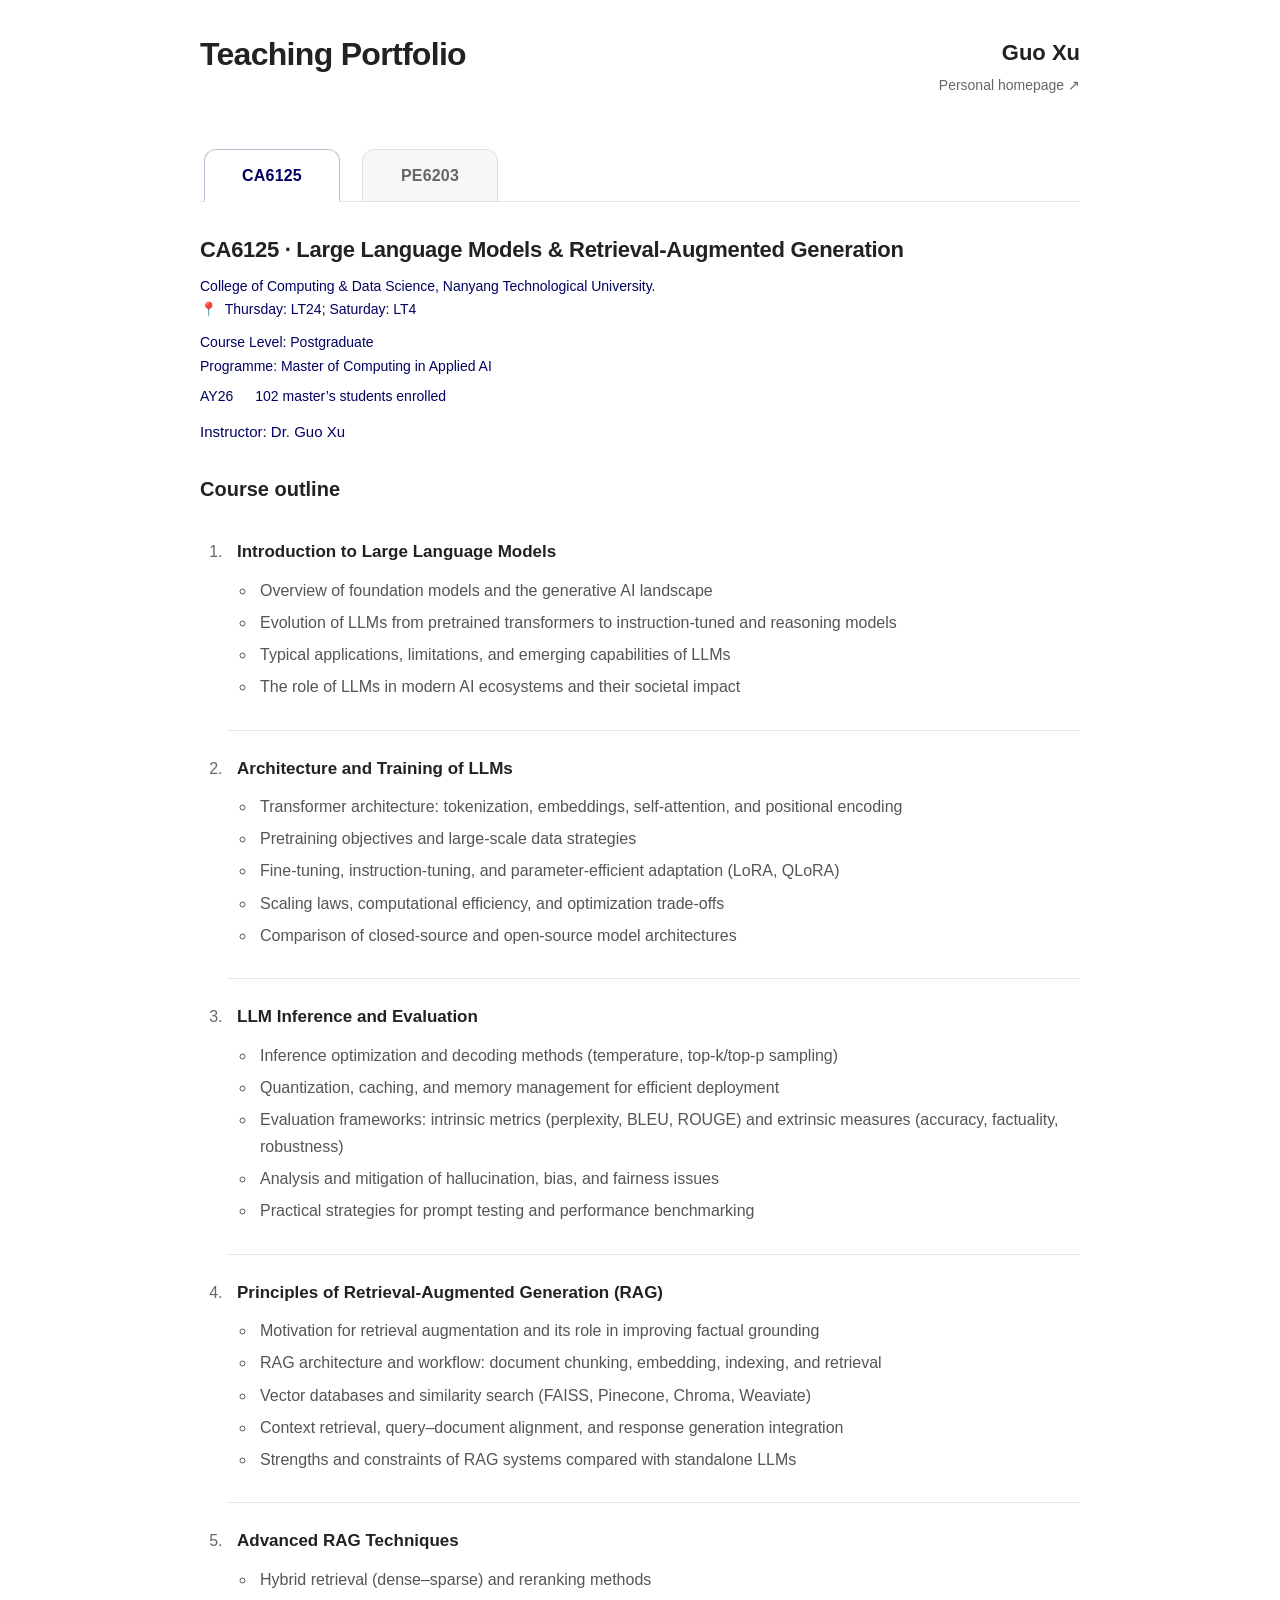
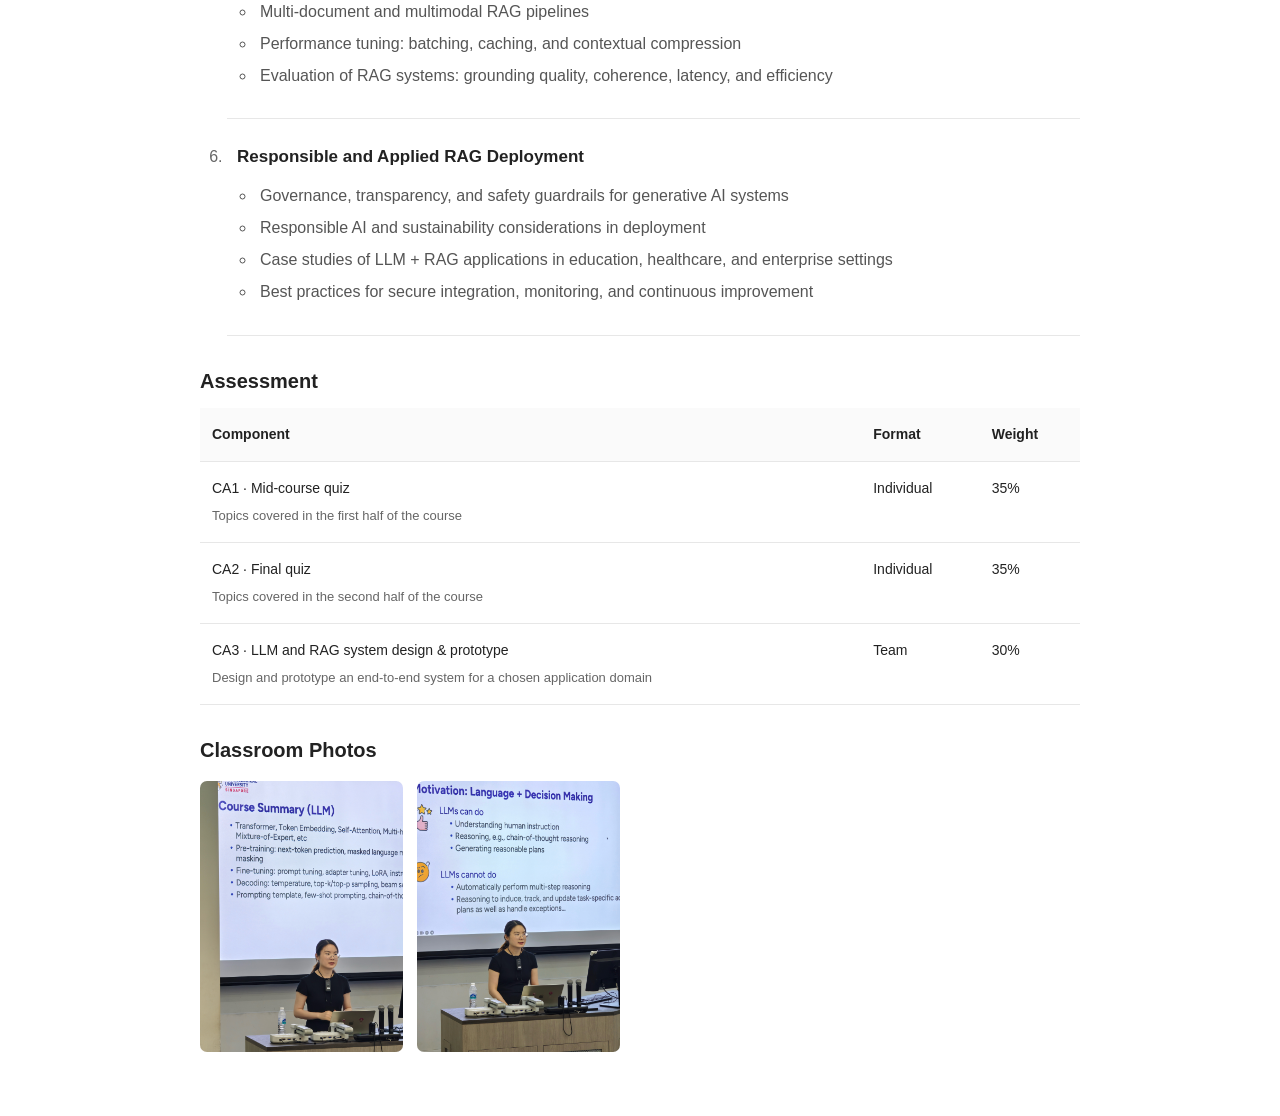
<file: index.html>
<!doctype html>
<html lang="en">
<head>
<meta charset="utf-8">
<meta name="viewport" content="width=device-width, initial-scale=1">
<meta name="description" content="Teaching portfolio of Guo Xu at Nanyang Technological University: master's courses in large language models, RAG and generative AI.">
<title>Teaching Portfolio | Guo Xu</title>
<link rel="stylesheet" href="css/style.css">
<script src="js/main.js" defer></script>
</head>
<body>
<a class="skip-link" href="#main">Skip to content</a>
<div class="container">
<header class="site-header portfolio-header"><h1>Teaching Portfolio</h1><div class="profile-links"><a class="name" href="index.html">Guo Xu</a><a class="home-link" href="https://guoxuxu.github.io/">Personal homepage ↗</a></div></header>
<main id="main">
<div class="course-tabs" role="tablist" aria-label="Courses" hidden>
<button type="button" id="tab-ca6125" role="tab" aria-controls="ca6125" aria-selected="true">CA6125</button>
<button type="button" id="tab-pe6203" role="tab" aria-controls="pe6203" aria-selected="false" tabindex="-1">PE6203</button>
</div><div class="courses"><article class="course" id="ca6125"><div class="course-heading"><h2>CA6125 · Large Language Models &amp; Retrieval-Augmented Generation</h2><p class="course-location">College of Computing &amp; Data Science, Nanyang Technological University.<br><span class="venue"><span aria-hidden="true">📍</span> Thursday: LT24; Saturday: LT4</span></p><p class="course-programme">Course Level: Postgraduate<br>Programme: Master of Computing in Applied AI</p><p class="metadata"><span>AY26</span><span>102 master’s students enrolled</span></p><p class="instructor-line">Instructor: Dr. Guo Xu</p></div><div class="inline-syllabus"><section class="overview"><h3>Course outline</h3></section><ol class="modules"><li><div class="module-title"><h4>Introduction to Large Language Models</h4></div><ul><li>Overview of foundation models and the generative AI landscape</li><li>Evolution of LLMs from pretrained transformers to instruction-tuned and reasoning models</li><li>Typical applications, limitations, and emerging capabilities of LLMs</li><li>The role of LLMs in modern AI ecosystems and their societal impact</li></ul></li><li><div class="module-title"><h4>Architecture and Training of LLMs</h4></div><ul><li>Transformer architecture: tokenization, embeddings, self-attention, and positional encoding</li><li>Pretraining objectives and large-scale data strategies</li><li>Fine-tuning, instruction-tuning, and parameter-efficient adaptation (LoRA, QLoRA)</li><li>Scaling laws, computational efficiency, and optimization trade-offs</li><li>Comparison of closed-source and open-source model architectures</li></ul></li><li><div class="module-title"><h4>LLM Inference and Evaluation</h4></div><ul><li>Inference optimization and decoding methods (temperature, top-k/top-p sampling)</li><li>Quantization, caching, and memory management for efficient deployment</li><li>Evaluation frameworks: intrinsic metrics (perplexity, BLEU, ROUGE) and extrinsic measures (accuracy, factuality, robustness)</li><li>Analysis and mitigation of hallucination, bias, and fairness issues</li><li>Practical strategies for prompt testing and performance benchmarking</li></ul></li><li><div class="module-title"><h4>Principles of Retrieval-Augmented Generation (RAG)</h4></div><ul><li>Motivation for retrieval augmentation and its role in improving factual grounding</li><li>RAG architecture and workflow: document chunking, embedding, indexing, and retrieval</li><li>Vector databases and similarity search (FAISS, Pinecone, Chroma, Weaviate)</li><li>Context retrieval, query–document alignment, and response generation integration</li><li>Strengths and constraints of RAG systems compared with standalone LLMs</li></ul></li><li><div class="module-title"><h4>Advanced RAG Techniques</h4></div><ul><li>Hybrid retrieval (dense–sparse) and reranking methods</li><li>Multi-document and multimodal RAG pipelines</li><li>Performance tuning: batching, caching, and contextual compression</li><li>Evaluation of RAG systems: grounding quality, coherence, latency, and efficiency</li></ul></li><li><div class="module-title"><h4>Responsible and Applied RAG Deployment</h4></div><ul><li>Governance, transparency, and safety guardrails for generative AI systems</li><li>Responsible AI and sustainability considerations in deployment</li><li>Case studies of LLM + RAG applications in education, healthcare, and enterprise settings</li><li>Best practices for secure integration, monitoring, and continuous improvement</li></ul></li></ol><section class="assessment"><h3>Assessment</h3><div class="table-wrap"><table><thead><tr><th scope="col">Component</th><th scope="col">Format</th><th scope="col">Weight</th></tr></thead><tbody><tr><td>CA1 · Mid-course quiz<small>Topics covered in the first half of the course</small></td><td>Individual</td><td>35%</td></tr><tr><td>CA2 · Final quiz<small>Topics covered in the second half of the course</small></td><td>Individual</td><td>35%</td></tr><tr><td>CA3 · LLM and RAG system design & prototype<small>Design and prototype an end-to-end system for a chosen application domain</small></td><td>Team</td><td>30%</td></tr></tbody></table></div></section><section class="classroom-photos" id="ca6125-photos"><h3>Classroom Photos</h3><div class="photos photos-ca6125"><a class="photo-link" href="img/CA6125(1).jpg" aria-label="View CA6125 teaching photograph 1"><img src="img/CA6125(1).jpg" alt="Guo Xu teaching CA6125 — photograph 1" width="3072" height="4096" loading="lazy"></a><a class="photo-link" href="img/CA6125(2).jpg" aria-label="View CA6125 teaching photograph 2"><img src="img/CA6125(2).jpg" alt="Guo Xu teaching CA6125 — photograph 2" width="3072" height="4096" loading="lazy"></a></div></section></div></article><article class="course" id="pe6203"><div class="course-heading"><h2>PE6203 · Generative AI &amp; Agentic AI</h2><p class="course-location">College of Computing &amp; Data Science, Nanyang Technological University.<br><span class="venue"><span aria-hidden="true">📍</span> LHN-TR+36, ARC</span></p><p class="course-programme">Course Level: Postgraduate<br>Programme: Master of Science in Enterprise AI</p><p class="metadata"><span>AY26</span><span>180 master’s students enrolled in 3 groups</span></p><p class="instructor-line">Dr. Guo Xu teaches Group C.</p></div><div class="inline-syllabus"><section class="overview"><h3>Teaching team</h3><dl class="teaching-team"><div><dt>Generative AI</dt><dd>Dr. Guo Xu and Asst Professor Wang Wenya</dd></div><div><dt>Agentic AI</dt><dd>Professor An Bo</dd></div></dl></section><section class="course-outline"><h3>Course outline</h3><h4>Part I: Foundations of Generative AI</h4><ol class="topics"><li>Introduction to Generative AI</li><li>Overview of Large Language Models (LLMs)</li><li>Transformer architectures and tokenization</li><li>Prompt engineering and in-context learning</li><li>Retrieval-Augmented Generation (RAG)</li><li>Multimodal generative AI</li><li>Fine-tuning and adaptation methods</li><li>Generative AI applications and deployment</li></ol><h4>Part II: Agentic AI</h4><ol class="topics" start="9"><li>Introduction to Agentic AI</li><li>Agent reasoning and planning mechanisms</li><li>Tools, skills, and action interfaces</li><li>Memory, state, and context management</li><li>Agent harness and runtime</li><li>Workflow and multi-agent orchestration</li><li>Agent training, adaptation, and optimization</li><li>Applications and deployment of AI agents</li></ol></section><section class="assessment"><h3>Assessment</h3><div class="table-wrap"><table><thead><tr><th scope="col">Component</th><th scope="col">Format</th><th scope="col">Weight</th></tr></thead><tbody><tr><td>CA1 · Foundations of Generative AI project</td><td>Team</td><td>40%</td></tr><tr><td>CA2 · Agentic AI Implementation Project</td><td>Individual</td><td>60%</td></tr></tbody></table></div></section><section class="classroom-photos" id="pe6203-photos"><h3>Classroom Photos</h3><div class="photos photos-pe6203"><a class="photo-link" href="img/PE6203(1).jpg" aria-label="View PE6203 teaching photograph 1"><img src="img/PE6203(1).jpg" alt="PE6203 class group photograph — photograph 1" width="4032" height="3024" loading="lazy"></a><a class="photo-link" href="img/PE6203(2).jpg" aria-label="View PE6203 teaching photograph 2"><img src="img/PE6203(2).jpg" alt="PE6203 class group photograph — photograph 2" width="4032" height="3024" loading="lazy"></a></div></section></div></article></div></main>

</div>
</body>
</html>
</file>
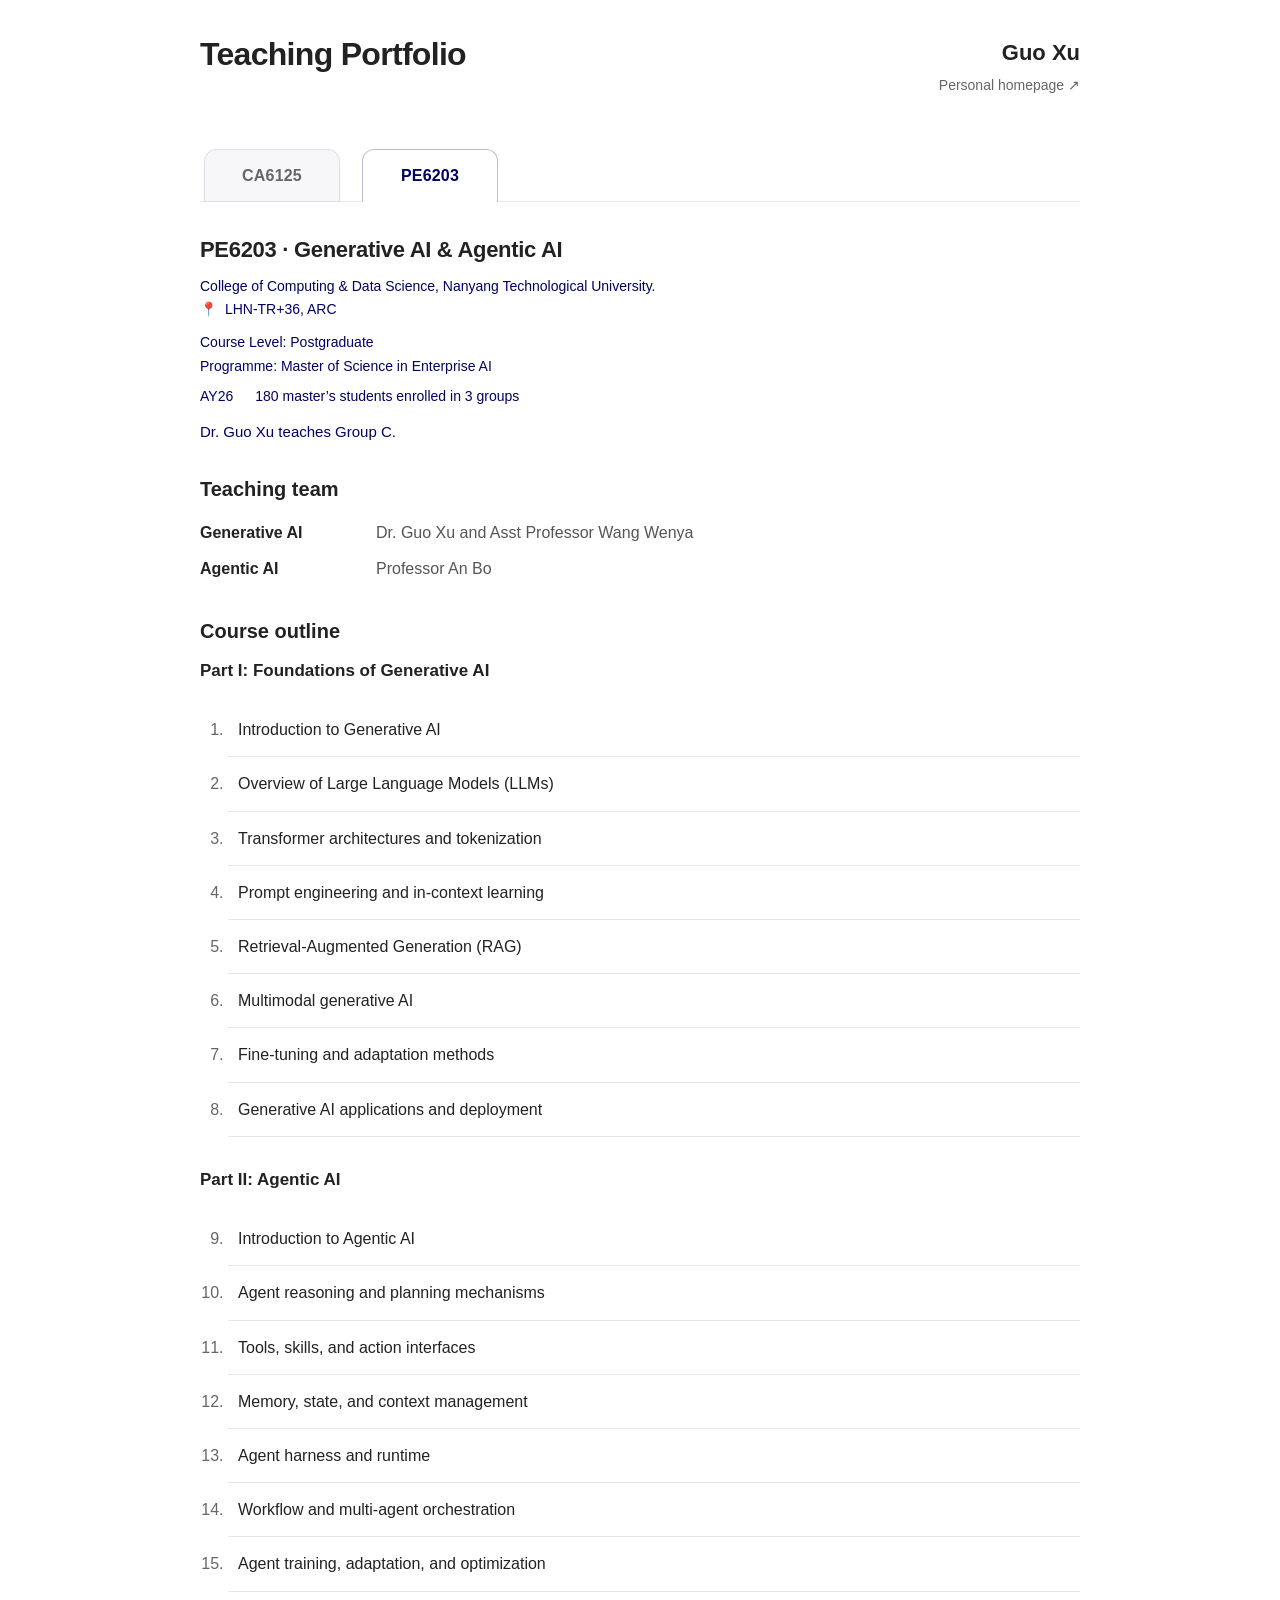
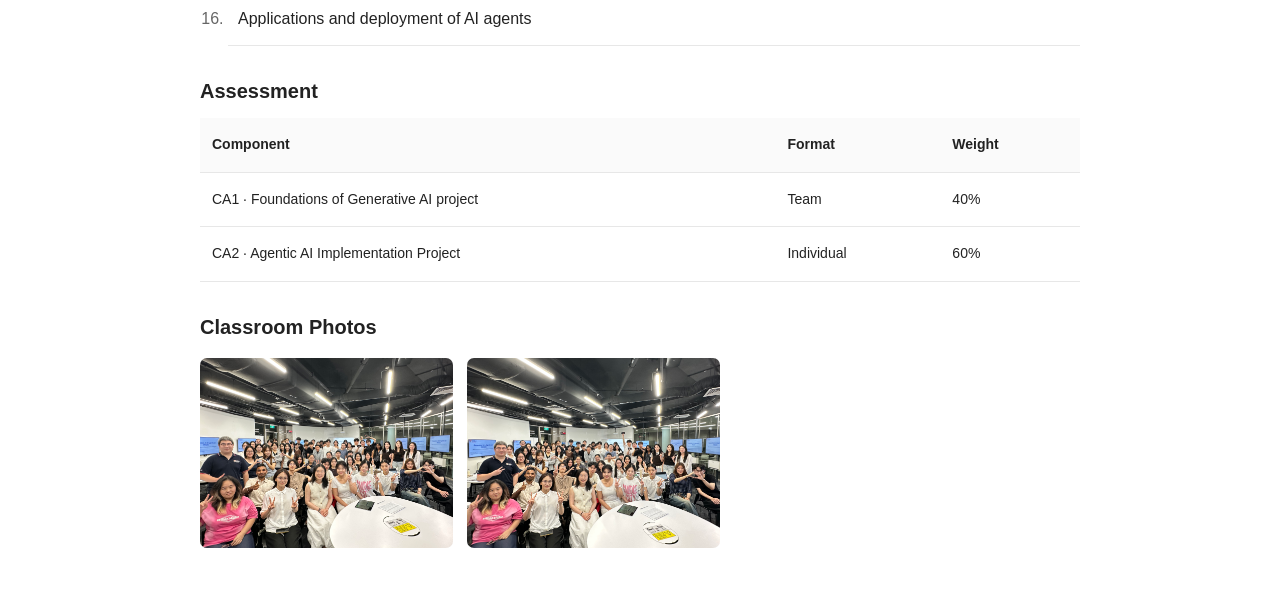
<file: pe6203.html>
<!doctype html>
<html lang="en"><head><meta charset="utf-8"><meta name="viewport" content="width=device-width, initial-scale=1"><meta http-equiv="refresh" content="0;url=index.html#pe6203-photos"><title>Classroom Photos | Guo Xu</title></head><body><p><a href="index.html#pe6203-photos">View classroom photos on the teaching portfolio</a></p></body></html>
</file>
<file: css/style.css>
:root{color-scheme:light;--ink:#222;--muted:#666;--line:#e7e7e7}
*{box-sizing:border-box}
body{margin:0;background:#fff;color:var(--ink);font-family:-apple-system,BlinkMacSystemFont,"Segoe UI",Roboto,Helvetica,Arial,sans-serif;font-size:16px;line-height:1.7}
a{color:inherit;text-underline-offset:4px}a:hover{color:#555}a:focus-visible,button:focus-visible{outline:2px solid #3867c8;outline-offset:5px}
.container{max-width:940px;margin:0 auto;padding:0 30px}.site-header{display:flex;justify-content:space-between;align-items:center;gap:24px;padding:34px 0;border-bottom:1px solid var(--line)}.name{font-size:22px;font-weight:700;text-decoration:none}.name span{font-family:"Kaiti SC",STKaiti,KaiTi,serif;font-size:19px;margin-left:6px}.home-link{font-size:14px;color:var(--muted);text-decoration:none}.home-link:hover{text-decoration:underline}
.intro{margin:54px 0 38px}h1{font-size:34px;line-height:1.25;letter-spacing:-.7px;margin:0 0 12px;font-weight:700}.intro>p{margin:0;color:var(--muted)}h2{font-size:23px;line-height:1.45;letter-spacing:-.3px;margin:0 0 14px}h3{font-size:18px;line-height:1.5;margin:0;font-weight:600}.course{padding:0 0 38px;margin:0 0 34px;border-bottom:1px solid var(--line)}.course:last-child{border-bottom:0;margin-bottom:0}.course h2{font-size:22px;margin-bottom:9px}.course h2 a{text-decoration:none}.course h2 a:hover{text-decoration:underline}.metadata{display:flex;flex-wrap:wrap;gap:6px 22px;color:var(--muted);font-size:14px;margin:0}.photos{display:grid;grid-template-columns:1fr 1fr;gap:16px;margin-top:22px;align-items:start}.photo-link{display:block;border-radius:7px;overflow:hidden}.photos img{display:block;width:100%;height:auto}.photos-ca6125{max-width:560px}.photos-ca6125 img{aspect-ratio:3/4}.photos-pe6203 img{aspect-ratio:4/3}
footer{padding:24px 0 34px;border-top:1px solid var(--line);color:var(--muted);font-size:13px}.back{margin-top:28px;font-size:14px;color:var(--muted)}.back a{text-decoration:none}.back a:hover{text-decoration:underline}.syllabus-intro{margin-top:28px;padding-bottom:30px;border-bottom:1px solid var(--line)}.intro .eyebrow{font-size:13px;letter-spacing:1px;text-transform:uppercase;margin-bottom:12px}.syllabus-intro .metadata{margin-top:18px}.overview{margin-bottom:34px}.overview p{color:#555;margin:8px 0}.modules{padding-left:27px;margin:0 0 40px}.modules>li{padding:24px 0 24px 10px;border-bottom:1px solid var(--line)}.modules>li:first-child{padding-top:0}.modules>li::marker{font-size:16px;color:var(--muted)}.module-title{display:flex;justify-content:space-between;gap:20px}.module-title>span{color:var(--muted);font-size:14px;white-space:nowrap}.modules ul{padding-left:19px;margin:12px 0 0;color:#555}.modules ul li{padding-left:4px;margin:5px 0}.assessment{margin-bottom:48px}.table-wrap{overflow-x:auto}table{width:100%;border-collapse:collapse;text-align:left;font-size:14px}th,td{padding:15px 12px;border-bottom:1px solid var(--line);vertical-align:top}th{font-weight:600;background:#fafafa}td small{display:block;color:var(--muted);font-size:13px;margin-top:4px}.teaching-team{margin:15px 0 24px}.teaching-team>div{display:grid;grid-template-columns:160px 1fr;gap:16px;margin:8px 0}dt{font-weight:600}dd{margin:0;color:#555}.topics{padding-left:28px;margin:20px 0 50px}.topics li{padding:13px 0 13px 10px;border-bottom:1px solid var(--line)}.topics li::marker{color:var(--muted)}.skip-link{position:absolute;left:15px;top:-80px;background:white;padding:10px;z-index:2}.skip-link:focus{top:10px}
@media(max-width:600px){.container{padding:0 22px}.site-header{padding:24px 0;gap:12px}.name{font-size:19px}.name span{font-size:17px}.home-link{font-size:12px}.intro{margin:36px 0 28px}h1{font-size:29px}.course h2{font-size:20px}.photos{gap:10px}.photos-pe6203{grid-template-columns:1fr}.course{padding-bottom:28px;margin-bottom:28px}.module-title{flex-direction:column;gap:4px}.teaching-team>div{grid-template-columns:1fr;gap:0}.modules{padding-left:22px}th,td{padding:12px 8px}}
@media print{.site-header,.back,footer,.skip-link{display:none}.container{max-width:none;padding:0}body{font-size:11pt}.syllabus-intro{margin-top:0}.modules>li{break-inside:avoid}a{text-decoration:none}}
/* Course syllabi, assessments, and classroom photographs. */
.gallery-link{margin:6px 0 12px;font-size:14px;color:var(--muted)}
.inline-syllabus{margin-top:30px}.inline-syllabus h3{font-size:20px;margin-bottom:12px}.inline-syllabus h4{font-size:17px;line-height:1.5;font-weight:600;margin:0}.inline-syllabus .modules{margin-bottom:30px}.inline-syllabus .assessment{margin-bottom:0}.inline-syllabus .topics{margin-bottom:0}.gallery{margin-bottom:48px}.gallery .photos-ca6125{max-width:none}.course[id]{scroll-margin-top:24px}

.classroom-photos{margin-top:30px}.classroom-photos .photos{max-width:520px;grid-template-columns:repeat(2,minmax(0,1fr));gap:14px;margin-top:16px}.inline-syllabus .topics{margin-bottom:30px}

.portfolio-header{align-items:flex-start;margin-bottom:44px}.portfolio-header h1{margin:0;font-size:32px}.profile-links{display:flex;flex-direction:column;align-items:flex-end;gap:3px;flex-shrink:0}.course-location{font-size:14px;line-height:1.65;color:var(--muted);margin:6px 0 10px}.course-location span{margin-right:4px}.courses{padding-bottom:26px}
@media(max-width:600px){.portfolio-header{gap:16px;margin-bottom:32px}.portfolio-header h1{font-size:26px;max-width:180px}.profile-links .name{font-size:19px}.profile-links .home-link{font-size:12px}.course-location{font-size:13px}}

.instructor-line{margin:10px 0 0;color:#555;font-size:15px}
.course-heading .course-location,
.course-heading .metadata,
.course-heading .instructor-line{color:#010261}
.classroom-photos .photos-ca6125{max-width:420px}
/* Browser-style course tabs with a spacious, minimal outline. */
.course-tabs{display:flex;gap:22px;border-bottom:1px solid var(--line);margin:0 0 32px;padding:0 4px}
.course-tabs[hidden],.course[hidden]{display:none}
.course-tabs button{appearance:none;font:inherit;font-weight:600;letter-spacing:.2px;color:#666;background:#f7f7f9;border:1px solid #dedee5;border-radius:12px 12px 0 0;padding:12px 28px;min-width:136px;cursor:pointer;position:relative;bottom:-1px}
.course-tabs button:hover{background:#f0f0f6;color:#010261}
.course-tabs button[aria-selected="true"]{background:#fff;color:#010261;border-color:#bcbcd0;border-bottom-color:#fff}
.tabs-enabled .portfolio-header{border-bottom:0;margin-bottom:16px}
.tabs-enabled .course{border-bottom:0;margin-bottom:0}
@media(max-width:600px){.course-tabs{gap:18px;padding:0;margin-bottom:28px}.course-tabs button{min-width:120px;padding:11px 20px;font-size:15px}}

.course-heading .course-programme{color:#010261;font-size:14px;line-height:1.7;margin:0 0 6px}
</file>
